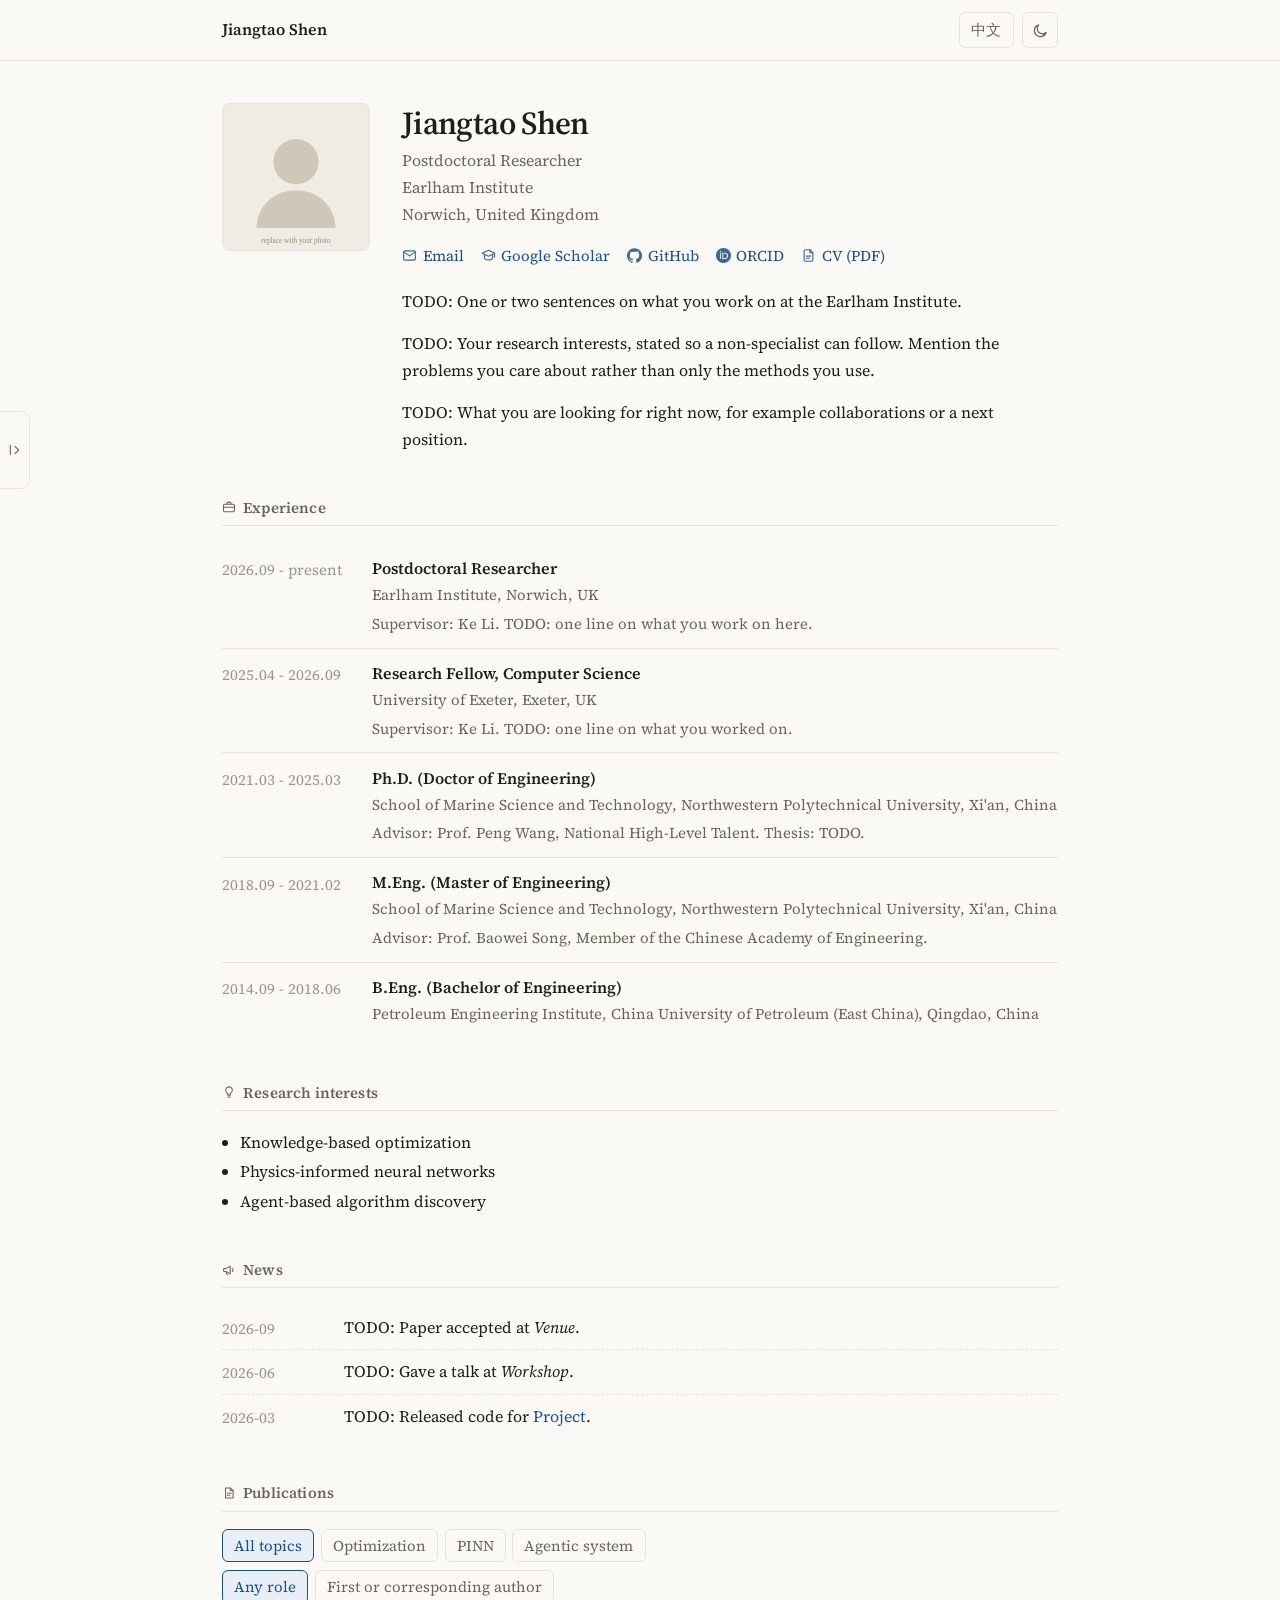
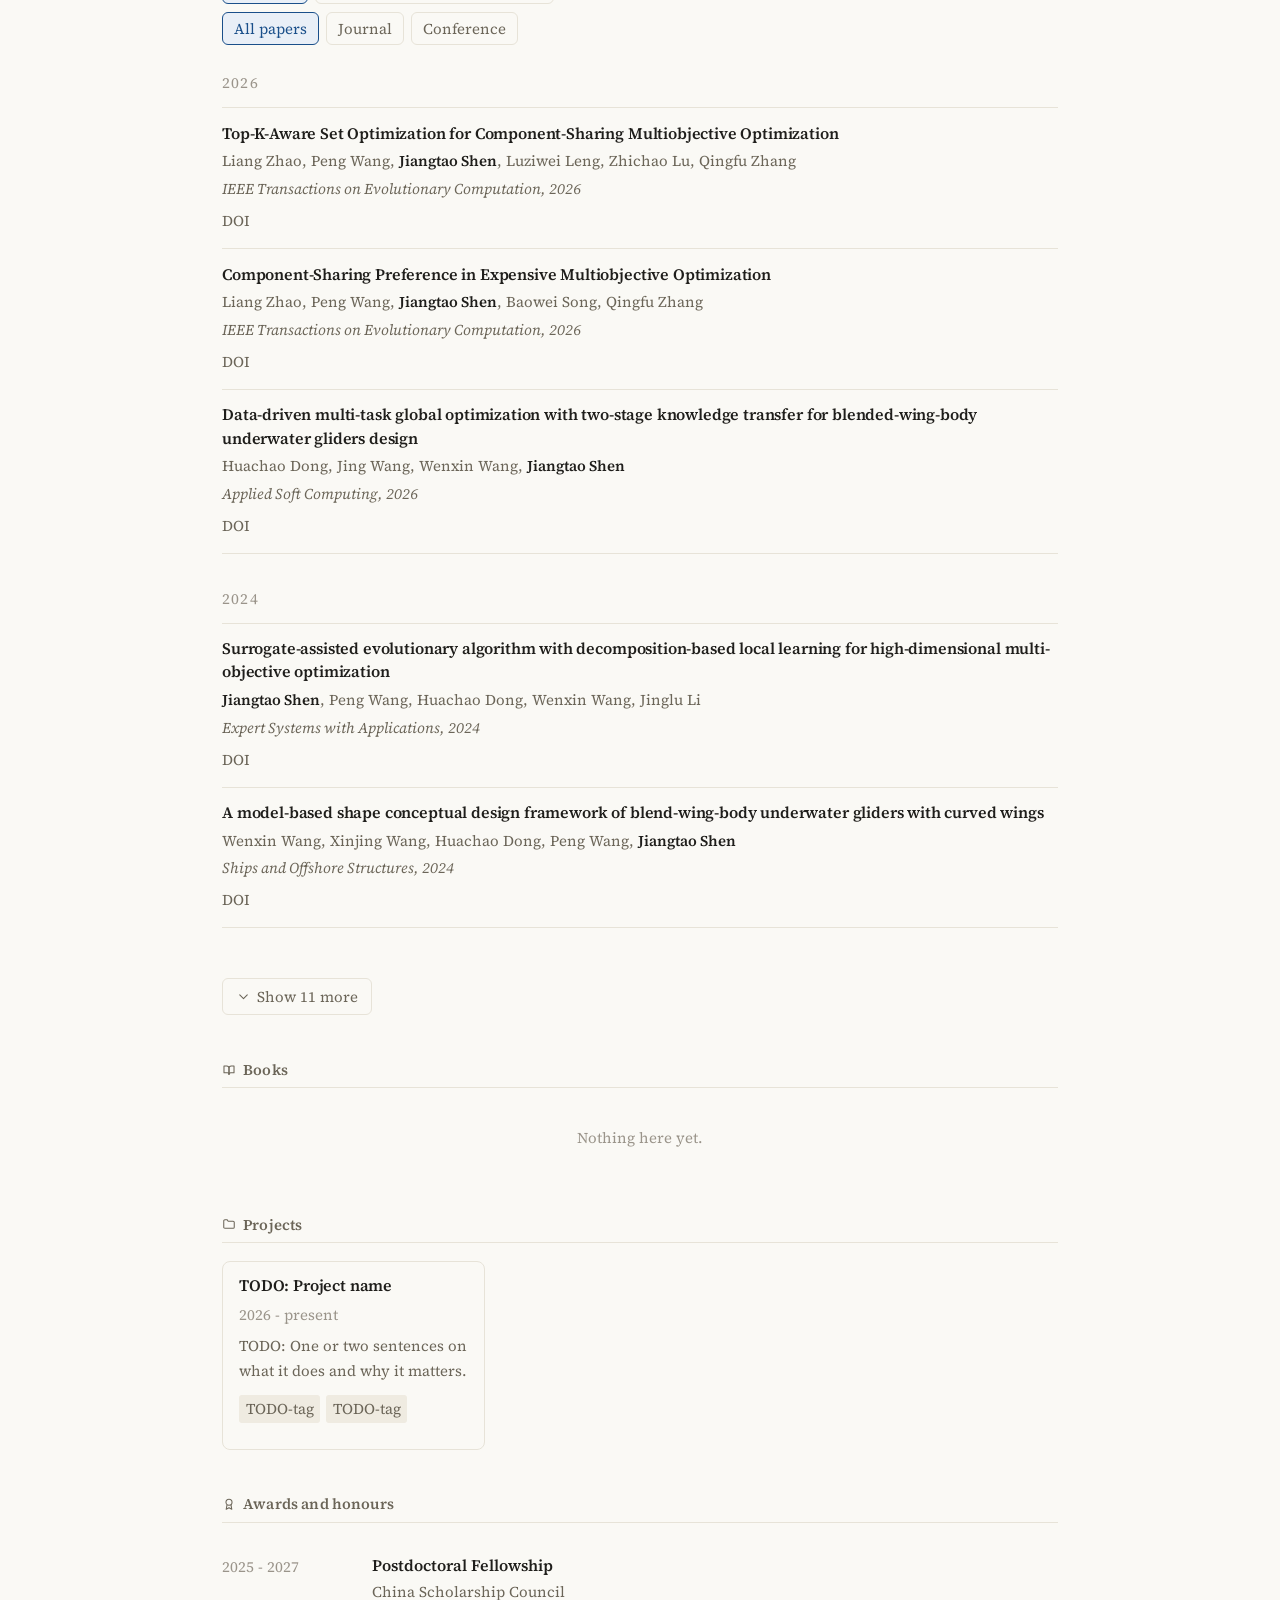
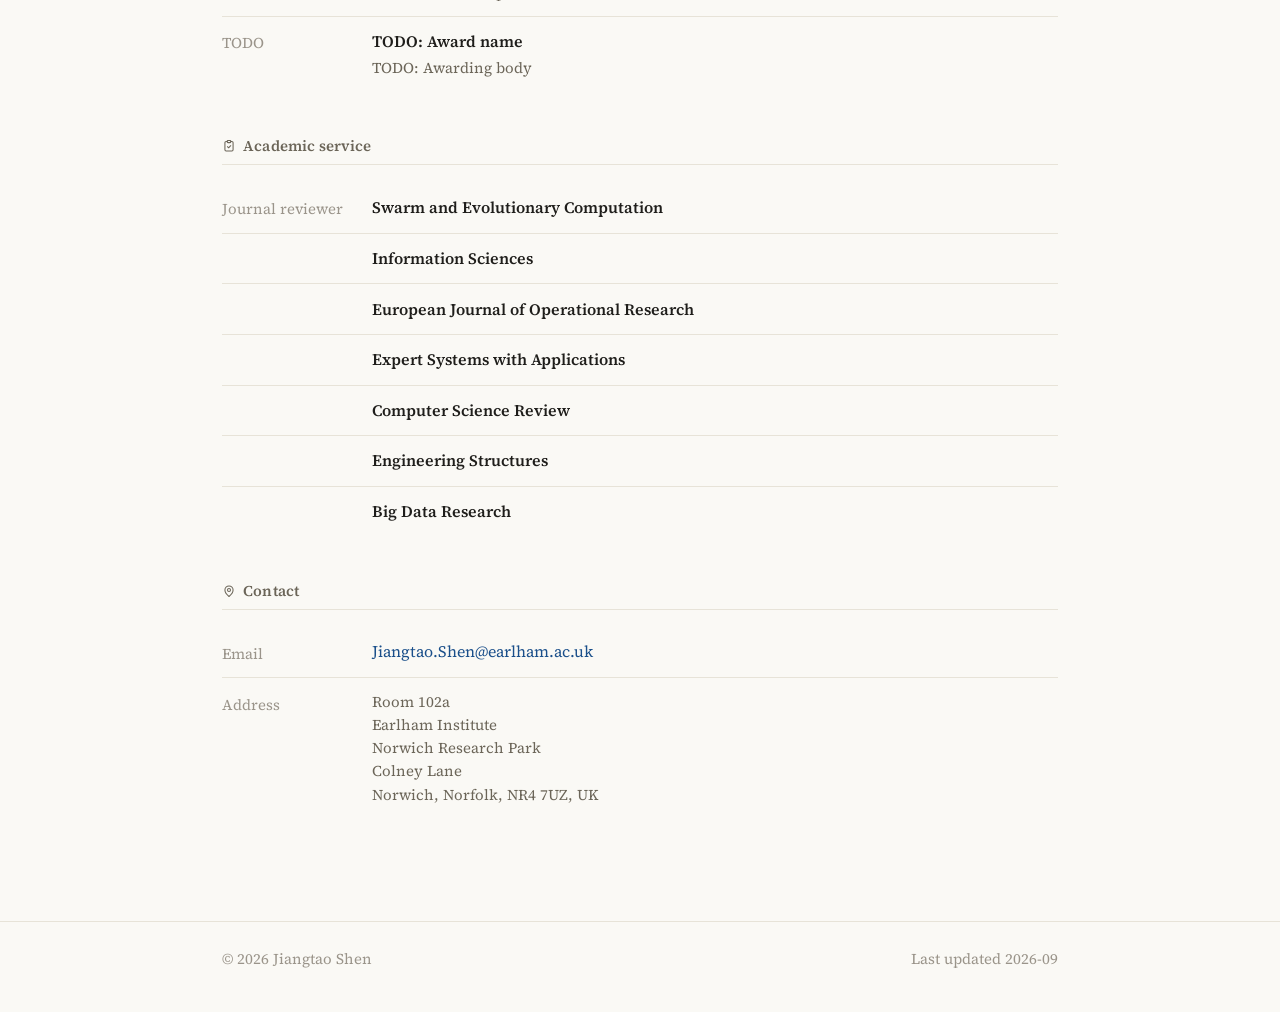
<file: index.html>
<!DOCTYPE html>
<html lang="en">
<head>
<meta charset="utf-8">
<meta name="viewport" content="width=device-width, initial-scale=1">
<title data-i18n-title="title.about">Jiangtao Shen</title>
<meta name="description" content="Academic homepage of Jiangtao Shen, postdoctoral researcher at the Earlham Institute, Norwich.">
<meta name="author" content="Jiangtao Shen">
<link rel="icon" href="assets/img/favicon.svg" type="image/svg+xml">
<link rel="stylesheet" href="assets/css/style.css">
<script>
  // Applied before first paint so the page never flashes the wrong theme.
  try {
    var t = localStorage.getItem("theme");
    if (t) document.documentElement.setAttribute("data-theme", t);
    var l = localStorage.getItem("lang");
    if (l) document.documentElement.setAttribute("lang", l === "zh" ? "zh-CN" : "en");
  } catch (e) {}
</script>
</head>
<body>

<header id="site-header"></header>
<div id="toc-backdrop" class="toc-backdrop"></div>
<button id="toc-tab" class="toc-tab" type="button"></button>
<aside id="toc" class="toc" aria-label="Contents"></aside>

<main class="wrap">

  <section id="hero"></section>

  <!-- Education and experience, the CV sections marked top:true in data/cv.js.
       Each one renders its own heading. -->
  <div id="cv-top"></div>

  <section id="sec-interests">
    <h2 class="section-title" data-i18n="section.interests" data-icon="interests">Research interests</h2>
    <div id="interests"></div>
  </section>

  <section id="sec-news">
    <h2 class="section-title" data-i18n="section.news" data-icon="news">News</h2>
    <ul id="news"></ul>
  </section>

  <section id="sec-publications">
    <h2 class="section-title" data-i18n="section.publications" data-icon="publications">Publications</h2>
    <div id="pub-toolbar"></div>
    <div id="pub-list"></div>
  </section>

  <section id="sec-books">
    <h2 class="section-title" data-i18n="section.books" data-icon="books">Books</h2>
    <div id="book-list"></div>
  </section>

  <section id="sec-projects">
    <h2 class="section-title" data-i18n="section.projects" data-icon="projects">Projects</h2>
    <div id="project-list"></div>
  </section>

  <!-- Awards and academic service: the CV sections not flagged top:true. -->
  <div id="cv"></div>

  <section id="sec-contact">
    <h2 class="section-title" data-i18n="section.contact" data-icon="contact">Contact</h2>
    <div id="contact"></div>
  </section>

</main>

<footer id="site-footer"></footer>

<script src="data/site.js"></script>
<script src="data/publications.js"></script>
<script src="data/projects.js"></script>
<script src="data/cv.js"></script>
<script src="assets/js/i18n.js"></script>
<script src="assets/js/site.js"></script>
</body>
</html>
</file>
<file: assets/css/style.css>
/* ==========================================================================
   Source Serif 4, self-hosted. One typeface for the whole site.

   The files are the Latin subsets of the variable font, served by Google Fonts
   and copied into assets/fonts/, so the page makes no external request and
   still works opened straight from the filesystem. Each file covers a weight
   range, which is why one file answers for both the regular and the semibold.
   The browser downloads only the subsets a page actually needs.

   Chinese is not covered: a full CJK face runs to several megabytes and
   trimming one down needs a build step, which this project does not have. So
   Chinese falls through to the system UI face on each platform.
   ========================================================================== */

@font-face {
  font-family: "Source Serif 4";
  font-style: normal;
  font-weight: 400 600;
  font-display: swap;
  src: url("../fonts/source-serif-4-latin.woff2") format("woff2");
  unicode-range: U+0000-00FF, U+0131, U+0152-0153, U+02BB-02BC, U+02C6, U+02DA, U+02DC, U+0304, U+0308, U+0329, U+2000-206F, U+20AC, U+2122, U+2191, U+2193, U+2212, U+2215, U+FEFF, U+FFFD;
}

@font-face {
  font-family: "Source Serif 4";
  font-style: normal;
  font-weight: 400 600;
  font-display: swap;
  src: url("../fonts/source-serif-4-latin-ext.woff2") format("woff2");
  unicode-range: U+0100-02BA, U+02BD-02C5, U+02C7-02CC, U+02CE-02D7, U+02DD-02FF, U+0304, U+0308, U+0329, U+1D00-1DBF, U+1E00-1E9F, U+1EF2-1EFF, U+2020, U+20A0-20AB, U+20AD-20C0, U+2113, U+2C60-2C7F, U+A720-A7FF;
}

@font-face {
  font-family: "Source Serif 4";
  font-style: italic;
  font-weight: 400 600;
  font-display: swap;
  src: url("../fonts/source-serif-4-latin-italic.woff2") format("woff2");
  unicode-range: U+0000-00FF, U+0131, U+0152-0153, U+02BB-02BC, U+02C6, U+02DA, U+02DC, U+0304, U+0308, U+0329, U+2000-206F, U+20AC, U+2122, U+2191, U+2193, U+2212, U+2215, U+FEFF, U+FFFD;
}

@font-face {
  font-family: "Source Serif 4";
  font-style: italic;
  font-weight: 400 600;
  font-display: swap;
  src: url("../fonts/source-serif-4-latin-ext-italic.woff2") format("woff2");
  unicode-range: U+0100-02BA, U+02BD-02C5, U+02C7-02CC, U+02CE-02D7, U+02DD-02FF, U+0304, U+0308, U+0329, U+1D00-1DBF, U+1E00-1E9F, U+1EF2-1EFF, U+2020, U+20A0-20AB, U+20AD-20C0, U+2113, U+2C60-2C7F, U+A720-A7FF;
}

/* ==========================================================================
   Academic homepage - minimal theme
   All colors are declared as tokens on :root, so dark mode only needs to
   override token values.
   ========================================================================== */

:root {
  /* A warm, faintly yellow ground rather than white, and every neutral warmed
     to match. A cool grey rule or a cool grey caption on a cream page reads as
     a mistake, so the whole light palette shifts together. Dark mode is
     unchanged. */
  --bg:            #faf9f5;
  --bg-subtle:     #f3f0e8;
  --fg:            #1f1e1b;
  --fg-muted:      #6b6558;
  --fg-faint:      #9a948a;
  --rule:          #e7e3d8;
  --accent:        #1a4f8a;
  --accent-soft:   #e9eff7;
  --tag-bg:        #efebe1;

  /* One typeface, everywhere. Chinese has no webfont, so it falls through to
     the platform UI face; that is the only second face on the page. */
  --font-main: "Source Serif 4", Georgia, "Times New Roman",
               "PingFang SC", "Microsoft YaHei", serif;

  /* Three sizes for the whole page, and no others. Large is the name, base is
     anything a reader actually reads, small is metadata and chrome: dates,
     labels, authors, venues, chips, captions, the footer. Adding a fourth is
     how a page starts to look busy. */
  --fs-lg:   2rem;        /* 32px */
  --fs-base: 1rem;        /* 16px */
  --fs-sm:   0.9375rem;   /* 15px */

  /* Code blocks only, and those appear on project detail pages, never here. */
  --font-mono: ui-monospace, SFMono-Regular, "SF Mono", Menlo, Consolas, monospace;

  /* Wide enough that the longest affiliation line in the experience list stays
     on one row. At 15px that line needs 664px beside the 131px date column, so
     anything under 858px wraps it. The font is self-hosted, so these metrics
     are the same on every machine; the margin here only covers zoom rounding. */
  --measure: 880px;
}

html[data-theme="dark"] {
  --bg:            #101114;
  --bg-subtle:     #16181c;
  --fg:            #e6e6e8;
  --fg-muted:      #a0a4ab;
  --fg-faint:      #70757e;
  --rule:          #26282e;
  --accent:        #7fa9df;
  --accent-soft:   #1a2230;
  --tag-bg:        #1d2026;
}

@media (prefers-color-scheme: dark) {
  html:not([data-theme="light"]) {
    --bg:            #101114;
    --bg-subtle:     #16181c;
    --fg:            #e6e6e8;
    --fg-muted:      #a0a4ab;
    --fg-faint:      #70757e;
    --rule:          #26282e;
    --accent:        #7fa9df;
    --accent-soft:   #1a2230;
    --tag-bg:        #1d2026;
  }
}

/* --- base --------------------------------------------------------------- */

*, *::before, *::after { box-sizing: border-box; }

[hidden] { display: none !important; }

html { -webkit-text-size-adjust: 100%; }

body {
  margin: 0;
  background: var(--bg);
  color: var(--fg);
  font-family: var(--font-main);
  font-size: var(--fs-base);
  line-height: 1.7;
  -webkit-font-smoothing: antialiased;
}

.wrap {
  max-width: var(--measure);
  margin: 0 auto;
  padding-inline: 22px;
}

a {
  color: var(--accent);
  text-decoration: none;
  border-bottom: 1px solid transparent;
  transition: border-color .15s ease;
}
a:hover { border-bottom-color: currentColor; }

h1, h2, h3 { line-height: 1.3; font-weight: 600; letter-spacing: -0.01em; }

img { max-width: 100%; height: auto; }

code { font-family: var(--font-mono); font-size: var(--fs-sm); }

/* --- header ------------------------------------------------------------- */

.site-header {
  border-bottom: 1px solid var(--rule);
  background: var(--bg);
  position: sticky;
  top: 0;
  z-index: 20;
}

.site-header .wrap {
  display: flex;
  align-items: center;
  justify-content: space-between;
  gap: 1rem;
  min-height: 60px;
  flex-wrap: wrap;
}

.brand {
  font-family: var(--font-main);
  font-size: var(--fs-base);
  font-weight: 600;
  color: var(--fg);
  border: 0;
  white-space: nowrap;
}
.brand:hover { color: var(--accent); }

/* The site is one page, so the header holds only the language and theme
   toggles. */
.controls {
  display: flex;
  align-items: center;
  gap: 0.5rem;
}

.theme-toggle {
  background: none;
  border: 1px solid var(--rule);
  color: var(--fg-muted);
  border-radius: 6px;
  width: 36px; height: 36px;
  line-height: 1;
  cursor: pointer;
  font-size: var(--fs-sm);
  display: inline-flex;
  align-items: center;
  justify-content: center;
}
.theme-toggle:hover { color: var(--fg); border-color: var(--fg-faint); }

.theme-toggle svg { width: 17px; height: 17px; display: block; }

.lang-toggle {
  font: inherit;
  font-size: var(--fs-sm);
  letter-spacing: 0.03em;
  background: none;
  border: 1px solid var(--rule);
  color: var(--fg-muted);
  border-radius: 6px;
  height: 36px;
  padding-inline: 0.7rem;
  cursor: pointer;
  display: inline-flex;
  align-items: center;
}
.lang-toggle:hover { color: var(--fg); border-color: var(--fg-faint); }

/* --- page rhythm -------------------------------------------------------- */

main { padding-block: 2.6rem 3rem; }

/* The CV block is a plain div holding several sections, so spacing has to key
   off the direct children of main as well as off adjacent sections. */
main > * + * { margin-top: 2.8rem; }
section + section { margin-top: 2.8rem; }

.section-title {
  font-size: var(--fs-sm);
  font-weight: 600;
  letter-spacing: 0.01em;
  color: var(--fg-muted);
  margin: 0 0 1.1rem;
  padding-bottom: 0.5rem;
  border-bottom: 1px solid var(--rule);
  display: flex;
  align-items: center;
  gap: 0.45rem;
}

/* Slightly smaller than the link icons, to sit with the small caps. */
.section-title .ico {
  width: 14px;
  height: 14px;
  opacity: 1;
}

.page-title {
  font-size: var(--fs-lg);
  margin: 0 0 0.4rem;
  font-family: var(--font-main);
}

.page-lede { color: var(--fg-muted); margin: 0 0 2rem; }

/* --- hero --------------------------------------------------------------- */

.hero {
  display: flex;
  gap: 2rem;
  align-items: flex-start;
  flex-wrap: wrap;
}

.hero-photo {
  width: 148px;
  aspect-ratio: 1 / 1;
  border-radius: 8px;
  object-fit: cover;
  background: var(--bg-subtle);
  border: 1px solid var(--rule);
  flex: none;
}

.hero-body { flex: 1 1 320px; min-width: 0; }

.hero-name {
  font-family: var(--font-main);
  font-size: var(--fs-lg);
  margin: 0 0 0.15rem;
  letter-spacing: -0.02em;
}

.hero-alt {
  font-size: var(--fs-base);
  font-weight: 400;
  color: var(--fg-muted);
  letter-spacing: 0;
  margin-left: 0.15em;
}

.hero-role { color: var(--fg-muted); margin: 0 0 0.9rem; font-size: var(--fs-base); }
.hero-role .affil { display: block; }

.hero-links {
  display: flex;
  flex-wrap: wrap;
  gap: 0.5rem 1.05rem;
  font-size: var(--fs-sm);
  margin-top: 0.9rem;
}

.hero-links a {
  display: inline-flex;
  align-items: center;
  gap: 0.36rem;
}

/* Icons inherit the link colour, so they follow both themes on their own. */
.ico {
  width: 15px;
  height: 15px;
  flex: none;
  opacity: 0.85;
}

a:hover > .ico { opacity: 1; }

.bio { margin-top: 1.2rem; }
.bio p { margin: 0 0 0.9rem; }
.bio p:last-child { margin-bottom: 0; }

.interests { margin: 0; padding-left: 1.15rem; }
.interests li { margin-bottom: 0.15rem; }

/* --- news --------------------------------------------------------------- */

.news { list-style: none; margin: 0; padding: 0; }

.news li {
  display: flex;
  gap: 1rem;
  padding: 0.5rem 0;
  border-bottom: 1px dashed var(--rule);
  font-size: var(--fs-base);
}
.news li:last-child { border-bottom: 0; }

.news time {
  flex: none;
  width: 6.6rem;
  color: var(--fg-faint);
  font-variant-numeric: tabular-nums;
  font-size: var(--fs-sm);
  padding-top: 0.12rem;
}

/* --- publications ------------------------------------------------------- */

/* One filter group per row: topic, then authorship. */
.toolbar {
  display: flex;
  flex-direction: column;
  align-items: flex-start;
  gap: 0.5rem;
  margin-bottom: 1.6rem;
}

.filters { display: flex; flex-wrap: wrap; gap: 0.4rem; }

.chip {
  font: inherit;
  font-size: var(--fs-sm);
  color: var(--fg-muted);
  background: none;
  border: 1px solid var(--rule);
  /* Same radius as the header toggles, so every control on the page agrees. */
  border-radius: 6px;
  padding: 0.18rem 0.7rem;
  cursor: pointer;
}
.chip:hover { color: var(--fg); }
.chip[aria-pressed="true"] {
  color: var(--accent);
  border-color: var(--accent);
  background: var(--accent-soft);
}

.search {
  font: inherit;
  font-size: var(--fs-sm);
  color: var(--fg);
  background: var(--bg);
  border: 1px solid var(--rule);
  border-radius: 6px;
  padding: 0.3rem 0.6rem;
  min-width: 190px;
  flex: 1 1 190px;
}
.search:focus { outline: none; border-color: var(--accent); }

.year-group { margin-bottom: 2rem; }

.year-label {
  font-family: var(--font-main);
  font-variant-numeric: tabular-nums;
  font-size: var(--fs-sm);
  color: var(--fg-faint);
  letter-spacing: 0.08em;
  margin: 0 0 0.7rem;
}

.pub {
  display: flex;
  gap: 1rem;
  padding: 0.85rem 0;
  border-top: 1px solid var(--rule);
}
.pub:last-child { border-bottom: 1px solid var(--rule); }

.pub-thumb {
  width: 108px;
  aspect-ratio: 4 / 3;
  object-fit: cover;
  border-radius: 4px;
  border: 1px solid var(--rule);
  background: var(--bg-subtle);
  flex: none;
}

.pub-body { min-width: 0; flex: 1 1 auto; }

.pub-title {
  margin: 0 0 0.2rem;
  font-size: var(--fs-base);
  font-weight: 600;
  line-height: 1.45;
}

.pub-authors { margin: 0 0 0.15rem; font-size: var(--fs-sm); color: var(--fg-muted); }
.pub-authors .me { color: var(--fg); font-weight: 600; }

.pub-venue { margin: 0; font-size: var(--fs-sm); color: var(--fg-muted); font-style: italic; }

.pub-note {
  display: inline-block;
  margin-left: 0.4rem;
  font-style: normal;
  font-size: var(--fs-sm);
  color: var(--accent);
  border: 1px solid currentColor;
  border-radius: 3px;
  padding: 0 0.32rem;
  vertical-align: 1px;
}

.linkrow {
  display: flex;
  flex-wrap: wrap;
  gap: 0.75rem;
  margin-top: 0.4rem;
  font-size: var(--fs-sm);
}
.linkrow a { color: var(--fg-muted); }
.linkrow a:hover { color: var(--accent); }

/* --- projects ----------------------------------------------------------- */

.grid {
  display: grid;
  grid-template-columns: repeat(auto-fill, minmax(240px, 1fr));
  gap: 1.5rem;
}

.card {
  border: 1px solid var(--rule);
  border-radius: 8px;
  overflow: hidden;
  background: var(--bg);
  display: flex;
  flex-direction: column;
}

.card-media {
  width: 100%;
  aspect-ratio: 16 / 9;
  object-fit: cover;
  background: var(--bg-subtle);
  border-bottom: 1px solid var(--rule);
  display: block;
}

.card-body {
  padding: 0.85rem 1rem 1rem;
  flex: 1 1 auto;
  display: flex;
  flex-direction: column;
}

.card-title { margin: 0 0 0.35rem; font-size: var(--fs-base); }
.card-title a { color: var(--fg); border: 0; }
.card-title a:hover { color: var(--accent); }

.card-period {
  margin: 0 0 0.35rem;
  font-size: var(--fs-sm);
  color: var(--fg-faint);
}

.card-text {
  margin: 0 0 0.7rem;
  font-size: var(--fs-sm);
  color: var(--fg-muted);
  flex: 1 1 auto;
}

.tags { display: flex; flex-wrap: wrap; gap: 0.35rem; margin-bottom: 0.6rem; }

.tag {
  font-size: var(--fs-sm);
  color: var(--fg-muted);
  background: var(--tag-bg);
  border-radius: 3px;
  padding: 0.08rem 0.42rem;
}

/* --- cv ----------------------------------------------------------------- */

.entry {
  display: flex;
  gap: 1.2rem;
  padding: 0.7rem 0;
  border-bottom: 1px solid var(--rule);
}
.entry:last-child { border-bottom: 0; }

.entry-when {
  flex: none;
  width: 8.2rem;
  color: var(--fg-faint);
  font-size: var(--fs-sm);
  font-variant-numeric: tabular-nums;
  padding-top: 0.15rem;
}

.entry-what { min-width: 0; }
.entry-what strong { font-weight: 600; }
.entry-what .where { color: var(--fg-muted); font-size: var(--fs-sm); }
.entry-what .detail { color: var(--fg-muted); font-size: var(--fs-sm); margin: 0.2rem 0 0; }

.postal {
  font-style: normal;
  color: var(--fg-muted);
  font-size: var(--fs-sm);
  line-height: 1.55;
}

/* --- project detail page ------------------------------------------------ */

.prose h2 { font-size: var(--fs-base); margin: 2rem 0 0.6rem; }
.prose h3 { font-size: var(--fs-base); margin: 1.4rem 0 0.4rem; }
.prose p { margin: 0 0 1rem; }
.prose ul, .prose ol { margin: 0 0 1rem; padding-left: 1.3rem; }
.prose figure { margin: 1.6rem 0; }
.prose figcaption { font-size: var(--fs-sm); color: var(--fg-muted); margin-top: 0.5rem; }
.prose video, .prose img { border-radius: 6px; border: 1px solid var(--rule); width: 100%; }
.prose blockquote {
  margin: 1.2rem 0;
  padding-left: 1rem;
  border-left: 2px solid var(--rule);
  color: var(--fg-muted);
}
.prose pre {
  background: var(--bg-subtle);
  border: 1px solid var(--rule);
  border-radius: 6px;
  padding: 0.85rem 1rem;
  overflow-x: auto;
  font-size: var(--fs-sm);
}

.backlink {
  font-size: var(--fs-sm);
  color: var(--fg-muted);
  display: inline-block;
  margin-bottom: 1.2rem;
}

/* --- misc --------------------------------------------------------------- */

.empty {
  color: var(--fg-faint);
  font-size: var(--fs-sm);
  padding: 1.2rem 0;
  text-align: center;
}

.site-footer {
  border-top: 1px solid var(--rule);
  margin-top: 3.5rem;
  padding-block: 1.5rem 2.5rem;
  color: var(--fg-faint);
  font-size: var(--fs-sm);
}

.site-footer .wrap {
  display: flex;
  justify-content: space-between;
  gap: 1rem;
  flex-wrap: wrap;
}

.sr-only {
  position: absolute; width: 1px; height: 1px;
  padding: 0; margin: -1px; overflow: hidden;
  clip: rect(0 0 0 0); white-space: nowrap; border: 0;
}

@media (max-width: 620px) {
  :root { --fs-lg: 1.7rem; }
  .news time { width: 5.4rem; }
  .pub-thumb { display: none; }
  .hero-photo { width: 110px; }

  /* A date range and a job title will not both fit across a phone, so the
     two columns become two stacked lines. */
  .entry { flex-direction: column; gap: 0.1rem; padding: 0.85rem 0; }
  .entry-when { width: auto; padding-top: 0; }
}

@media print {
  .site-header, .site-footer, .toolbar, .theme-toggle { display: none; }
  body { font-size: 11pt; }
  a { color: inherit; }
}

/* --- contents drawer ----------------------------------------------------- */

/* Hidden until asked for. Built from the headings the page rendered, so it
   never disagrees with the sections it points at. */

/* The bookmark: a tab protruding from the left edge, which the drawer
   retracts into. It is the only control that opens the contents. */
.toc-tab {
  position: fixed;
  inset-inline-start: 0;
  top: 50%;
  transform: translateY(-50%);
  z-index: 25;
  width: 30px;
  height: 78px;
  padding: 0;
  cursor: pointer;
  background: var(--bg);
  color: var(--fg-muted);
  border: 1px solid var(--rule);
  border-inline-start: 0;
  border-radius: 0 9px 9px 0;
  display: flex;
  align-items: center;
  justify-content: center;
  transition: transform .22s ease, opacity .18s ease, color .15s ease;
}

.toc-tab:hover {
  color: var(--accent);
  border-color: var(--fg-faint);
}

.toc-tab svg { width: 16px; height: 16px; display: block; }

/* While the drawer is out, the bookmark is part of it, so it slides away. */
html.toc-open .toc-tab {
  transform: translateY(-50%) translateX(-100%);
  opacity: 0;
  pointer-events: none;
}

@media (prefers-reduced-motion: reduce) {
  .toc-tab { transition: none; }
}


.toc {
  position: fixed;
  inset-block: 0;
  inset-inline-start: 0;
  width: min(280px, 82vw);
  background: var(--bg);
  border-inline-end: 1px solid var(--rule);
  padding: 1.1rem 0.9rem 2rem;
  z-index: 40;
  overflow-y: auto;
  /* visibility, not display, so the panel can animate and still leave the tab
     order while it is closed. */
  visibility: hidden;
  transform: translateX(-100%);
  transition: transform .22s ease, visibility .22s;
}

html.toc-open .toc { visibility: visible; transform: none; }

.toc-head {
  display: flex;
  align-items: center;
  justify-content: space-between;
  gap: 1rem;
  margin: 0 0 0.8rem;
  padding: 0 0.35rem 0.6rem;
  border-bottom: 1px solid var(--rule);
}

.toc-title {
  margin: 0;
  font-size: var(--fs-sm);
  font-weight: 600;
  color: var(--fg-muted);
}

.toc-close {
  background: none;
  border: 1px solid transparent;
  border-radius: 6px;
  color: var(--fg-muted);
  cursor: pointer;
  padding: 3px;
  display: inline-flex;
}
.toc-close:hover { color: var(--accent); border-color: var(--rule); }
.toc-close svg { width: 15px; height: 15px; display: block; }

.toc-list { list-style: none; margin: 0; padding: 0; }

.toc-list a {
  display: flex;
  align-items: center;
  gap: 0.55rem;
  padding: 0.4rem 0.45rem;
  border-radius: 6px;
  border: 0;
  color: var(--fg);
  font-size: var(--fs-sm);
}
.toc-list a:hover { background: var(--bg-subtle); color: var(--accent); }
.toc-list .ico { width: 14px; height: 14px; }

.toc-backdrop {
  position: fixed;
  inset: 0;
  z-index: 30;
  background: rgba(0, 0, 0, 0.3);
  opacity: 0;
  visibility: hidden;
  transition: opacity .22s ease, visibility .22s;
}

html.toc-open .toc-backdrop { opacity: 1; visibility: visible; }

/* Clears the sticky header when a link jumps to a section. */
main section { scroll-margin-top: 78px; }

@media (prefers-reduced-motion: no-preference) {
  html { scroll-behavior: smooth; }
}

@media (prefers-reduced-motion: reduce) {
  .toc, .toc-backdrop { transition: none; }
}

/* The papers list opens short; this asks for the rest of it. */
.show-more {
  font: inherit;
  font-size: var(--fs-sm);
  color: var(--fg-muted);
  background: none;
  border: 1px solid var(--rule);
  border-radius: 6px;
  padding: 0.3rem 0.8rem;
  margin-top: 1.1rem;
  cursor: pointer;
  display: inline-flex;
  align-items: center;
  gap: 0.4rem;
}
.show-more:hover { color: var(--accent); border-color: var(--fg-faint); }
.show-more svg { width: 15px; height: 15px; }
</file>
